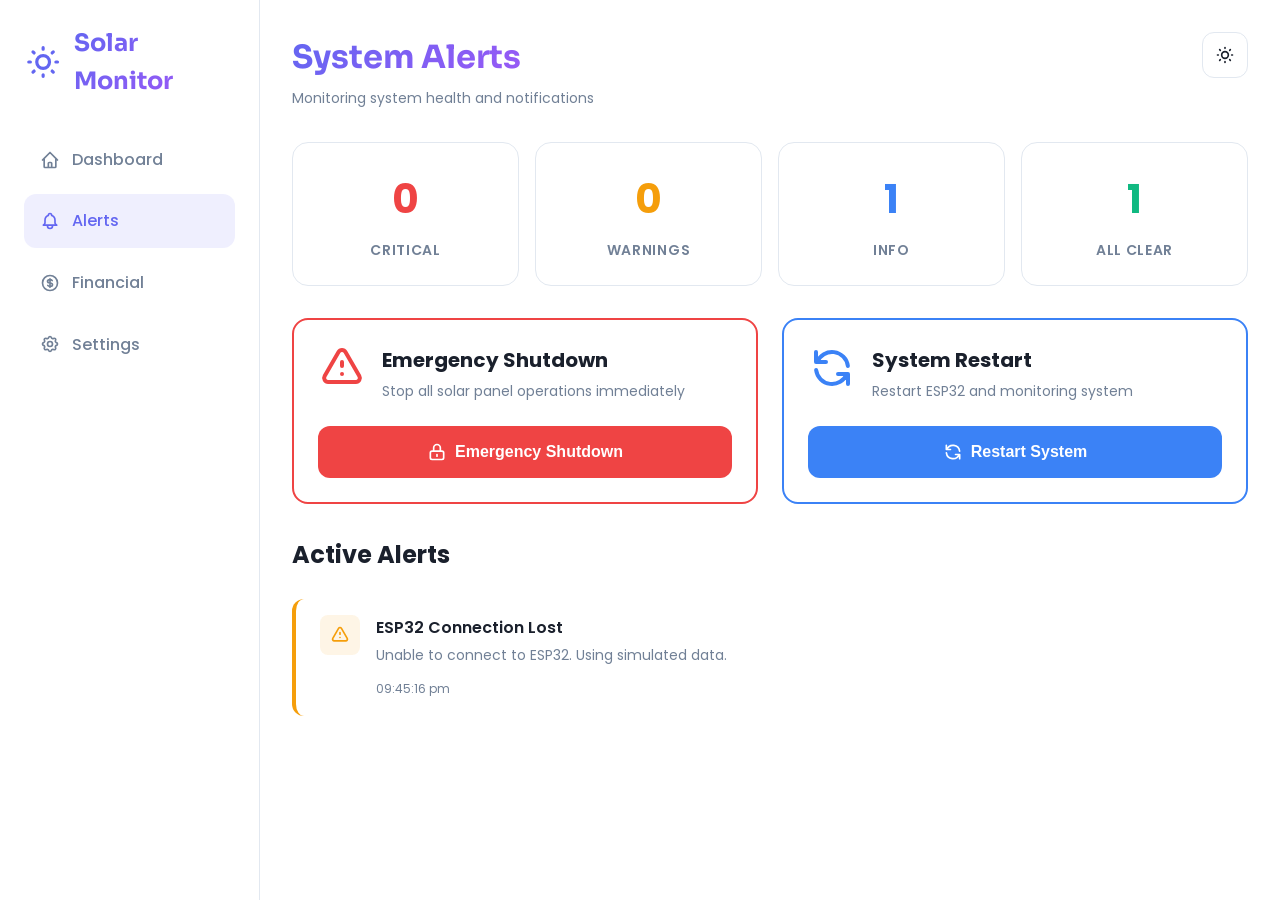
<file: alerts.html>
<!DOCTYPE html>
<html lang="en">
<head>
    <meta charset="UTF-8">
    <meta name="viewport" content="width=device-width, initial-scale=1.0">
    <title>Alerts - Solar Panel Monitoring</title>
    <link rel="preconnect" href="https://fonts.googleapis.com">
    <link rel="preconnect" href="https://fonts.gstatic.com" crossorigin>
    <link href="https://fonts.googleapis.com/css2?family=Poppins:wght@300;400;500;600;700&family=Sora:wght@300;400;500;600;700&family=Inter:wght@300;400;500;600;700&display=swap" rel="stylesheet">
    <link rel="stylesheet" href="css/style.css">
</head>
<body class="light-mode">
    <!-- Mobile Bottom Navigation -->
    <nav class="mobile-nav">
        <a href="index.html" class="nav-item">
            <svg class="icon" fill="none" stroke="currentColor" viewBox="0 0 24 24">
                <path stroke-linecap="round" stroke-linejoin="round" stroke-width="2" d="M3 12l2-2m0 0l7-7 7 7M5 10v10a1 1 0 001 1h3m10-11l2 2m-2-2v10a1 1 0 01-1 1h-3m-6 0a1 1 0 001-1v-4a1 1 0 011-1h2a1 1 0 011 1v4a1 1 0 001 1m-6 0h6"></path>
            </svg>
            <span>Dashboard</span>
        </a>
        <a href="alerts.html" class="nav-item active">
            <svg class="icon" fill="none" stroke="currentColor" viewBox="0 0 24 24">
                <path stroke-linecap="round" stroke-linejoin="round" stroke-width="2" d="M15 17h5l-1.405-1.405A2.032 2.032 0 0118 14.158V11a6.002 6.002 0 00-4-5.659V5a2 2 0 10-4 0v.341C7.67 6.165 6 8.388 6 11v3.159c0 .538-.214 1.055-.595 1.436L4 17h5m6 0v1a3 3 0 11-6 0v-1m6 0H9"></path>
            </svg>
            <span>Alerts</span>
        </a>
        <a href="financial.html" class="nav-item">
            <svg class="icon" fill="none" stroke="currentColor" viewBox="0 0 24 24">
                <path stroke-linecap="round" stroke-linejoin="round" stroke-width="2" d="M12 8c-1.657 0-3 .895-3 2s1.343 2 3 2 3 .895 3 2-1.343 2-3 2m0-8c1.11 0 2.08.402 2.599 1M12 8V7m0 1v8m0 0v1m0-1c-1.11 0-2.08-.402-2.599-1M21 12a9 9 0 11-18 0 9 9 0 0118 0z"></path>
            </svg>
            <span>Financial</span>
        </a>
        <a href="settings.html" class="nav-item">
            <svg class="icon" fill="none" stroke="currentColor" viewBox="0 0 24 24">
                <path stroke-linecap="round" stroke-linejoin="round" stroke-width="2" d="M10.325 4.317c.426-1.756 2.924-1.756 3.35 0a1.724 1.724 0 002.573 1.066c1.543-.94 3.31.826 2.37 2.37a1.724 1.724 0 001.065 2.572c1.756.426 1.756 2.924 0 3.35a1.724 1.724 0 00-1.066 2.573c.94 1.543-.826 3.31-2.37 2.37a1.724 1.724 0 00-2.572 1.065c-.426 1.756-2.924 1.756-3.35 0a1.724 1.724 0 00-2.573-1.066c-1.543.94-3.31-.826-2.37-2.37a1.724 1.724 0 00-1.065-2.572c-1.756-.426-1.756-2.924 0-3.35a1.724 1.724 0 001.066-2.573c-.94-1.543.826-3.31 2.37-2.37.996.608 2.296.07 2.572-1.065z"></path>
                <path stroke-linecap="round" stroke-linejoin="round" stroke-width="2" d="M15 12a3 3 0 11-6 0 3 3 0 016 0z"></path>
            </svg>
            <span>Settings</span>
        </a>
    </nav>

    <!-- Desktop Sidebar -->
    <aside class="desktop-sidebar">
        <div class="sidebar-header">
            <svg class="logo-icon" fill="none" stroke="currentColor" viewBox="0 0 24 24">
                <path stroke-linecap="round" stroke-linejoin="round" stroke-width="2" d="M12 3v1m0 16v1m9-9h-1M4 12H3m15.364 6.364l-.707-.707M6.343 6.343l-.707-.707m12.728 0l-.707.707M6.343 17.657l-.707.707M16 12a4 4 0 11-8 0 4 4 0 018 0z"></path>
            </svg>
            <h1 class="logo-text">Solar Monitor</h1>
        </div>
        
        <nav class="sidebar-nav">
            <a href="index.html" class="sidebar-item">
                <svg class="icon" fill="none" stroke="currentColor" viewBox="0 0 24 24">
                    <path stroke-linecap="round" stroke-linejoin="round" stroke-width="2" d="M3 12l2-2m0 0l7-7 7 7M5 10v10a1 1 0 001 1h3m10-11l2 2m-2-2v10a1 1 0 01-1 1h-3m-6 0a1 1 0 001-1v-4a1 1 0 011-1h2a1 1 0 011 1v4a1 1 0 001 1m-6 0h6"></path>
                </svg>
                <span>Dashboard</span>
            </a>
            <a href="alerts.html" class="sidebar-item active">
                <svg class="icon" fill="none" stroke="currentColor" viewBox="0 0 24 24">
                    <path stroke-linecap="round" stroke-linejoin="round" stroke-width="2" d="M15 17h5l-1.405-1.405A2.032 2.032 0 0118 14.158V11a6.002 6.002 0 00-4-5.659V5a2 2 0 10-4 0v.341C7.67 6.165 6 8.388 6 11v3.159c0 .538-.214 1.055-.595 1.436L4 17h5m6 0v1a3 3 0 11-6 0v-1m6 0H9"></path>
                </svg>
                <span>Alerts</span>
            </a>
            <a href="financial.html" class="sidebar-item">
                <svg class="icon" fill="none" stroke="currentColor" viewBox="0 0 24 24">
                    <path stroke-linecap="round" stroke-linejoin="round" stroke-width="2" d="M12 8c-1.657 0-3 .895-3 2s1.343 2 3 2 3 .895 3 2-1.343 2-3 2m0-8c1.11 0 2.08.402 2.599 1M12 8V7m0 1v8m0 0v1m0-1c-1.11 0-2.08-.402-2.599-1M21 12a9 9 0 11-18 0 9 9 0 0118 0z"></path>
                </svg>
                <span>Financial</span>
            </a>
            <a href="settings.html" class="sidebar-item">
                <svg class="icon" fill="none" stroke="currentColor" viewBox="0 0 24 24">
                    <path stroke-linecap="round" stroke-linejoin="round" stroke-width="2" d="M10.325 4.317c.426-1.756 2.924-1.756 3.35 0a1.724 1.724 0 002.573 1.066c1.543-.94 3.31.826 2.37 2.37a1.724 1.724 0 001.065 2.572c1.756.426 1.756 2.924 0 3.35a1.724 1.724 0 00-1.066 2.573c.94 1.543-.826 3.31-2.37 2.37a1.724 1.724 0 00-2.572 1.065c-.426 1.756-2.924 1.756-3.35 0a1.724 1.724 0 00-2.573-1.066c-1.543.94-3.31-.826-2.37-2.37a1.724 1.724 0 00-1.065-2.572c-1.756-.426-1.756-2.924 0-3.35a1.724 1.724 0 001.066-2.573c-.94-1.543.826-3.31 2.37-2.37.996.608 2.296.07 2.572-1.065z"></path>
                    <path stroke-linecap="round" stroke-linejoin="round" stroke-width="2" d="M15 12a3 3 0 11-6 0 3 3 0 016 0z"></path>
                </svg>
                <span>Settings</span>
            </a>
        </nav>
    </aside>

    <!-- Main Content -->
    <main class="main-content">
        <header class="page-header">
            <div>
                <h1 class="page-title">System Alerts</h1>
                <p class="page-subtitle">Monitoring system health and notifications</p>
            </div>
            <button class="theme-toggle" id="themeToggle">
                <svg class="sun-icon" fill="none" stroke="currentColor" viewBox="0 0 24 24">
                    <path stroke-linecap="round" stroke-linejoin="round" stroke-width="2" d="M12 3v1m0 16v1m9-9h-1M4 12H3m15.364 6.364l-.707-.707M6.343 6.343l-.707-.707m12.728 0l-.707.707M6.343 17.657l-.707.707M16 12a4 4 0 11-8 0 4 4 0 018 0z"></path>
                </svg>
                <svg class="moon-icon hidden" fill="none" stroke="currentColor" viewBox="0 0 24 24">
                    <path stroke-linecap="round" stroke-linejoin="round" stroke-width="2" d="M20.354 15.354A9 9 0 018.646 3.646 9.003 9.003 0 0012 21a9.003 9.003 0 008.354-5.646z"></path>
                </svg>
            </button>
        </header>

        <!-- Alert Summary -->
        <div class="alert-summary">
            <div class="summary-card critical">
                <div class="summary-number" id="criticalCount">0</div>
                <div class="summary-label">Critical</div>
            </div>
            <div class="summary-card warning">
                <div class="summary-number" id="warningCount">0</div>
                <div class="summary-label">Warnings</div>
            </div>
            <div class="summary-card info">
                <div class="summary-number" id="infoCount">0</div>
                <div class="summary-label">Info</div>
            </div>
            <div class="summary-card success">
                <div class="summary-number" id="successCount">0</div>
                <div class="summary-label">All Clear</div>
            </div>
        </div>

        <!-- Emergency Shutdown Section -->
        <div class="emergency-section">
            <div class="emergency-card">
                <div class="emergency-header">
                    <svg class="emergency-icon" fill="none" stroke="currentColor" viewBox="0 0 24 24">
                        <path stroke-linecap="round" stroke-linejoin="round" stroke-width="2" d="M12 9v2m0 4h.01m-6.938 4h13.856c1.54 0 2.502-1.667 1.732-3L13.732 4c-.77-1.333-2.694-1.333-3.464 0L3.34 16c-.77 1.333.192 3 1.732 3z"></path>
                    </svg>
                    <div>
                        <h3 class="emergency-title">Emergency Shutdown</h3>
                        <p class="emergency-desc">Stop all solar panel operations immediately</p>
                    </div>
                </div>
                <button class="emergency-button" id="emergencyShutdown">
                    <svg fill="none" stroke="currentColor" viewBox="0 0 24 24">
                        <path stroke-linecap="round" stroke-linejoin="round" stroke-width="2" d="M12 15v2m-6 4h12a2 2 0 002-2v-6a2 2 0 00-2-2H6a2 2 0 00-2 2v6a2 2 0 002 2zm10-10V7a4 4 0 00-8 0v4h8z"></path>
                    </svg>
                    Emergency Shutdown
                </button>
            </div>

            <div class="system-restart-card">
                <div class="restart-header">
                    <svg class="restart-icon" fill="none" stroke="currentColor" viewBox="0 0 24 24">
                        <path stroke-linecap="round" stroke-linejoin="round" stroke-width="2" d="M4 4v5h.582m15.356 2A8.001 8.001 0 004.582 9m0 0H9m11 11v-5h-.581m0 0a8.003 8.003 0 01-15.357-2m15.357 2H15"></path>
                    </svg>
                    <div>
                        <h3 class="restart-title">System Restart</h3>
                        <p class="restart-desc">Restart ESP32 and monitoring system</p>
                    </div>
                </div>
                <button class="restart-button" id="systemRestart">
                    <svg fill="none" stroke="currentColor" viewBox="0 0 24 24">
                        <path stroke-linecap="round" stroke-linejoin="round" stroke-width="2" d="M4 4v5h.582m15.356 2A8.001 8.001 0 004.582 9m0 0H9m11 11v-5h-.581m0 0a8.003 8.003 0 01-15.357-2m15.357 2H15"></path>
                    </svg>
                    Restart System
                </button>
            </div>
        </div>

        <!-- Active Alerts -->
        <div class="alerts-container">
            <h2 class="section-title">Active Alerts</h2>
            <div id="alertsList" class="alerts-list">
                <!-- Alerts will be dynamically added here -->
            </div>
        </div>

        <!-- Background Orbs (Dark Mode) -->
        <div class="orb orb-1"></div>
        <div class="orb orb-2"></div>
        <div class="orb orb-3"></div>
        <div class="sparkles" id="sparkles"></div>
    </main>

    <!-- Emergency Shutdown Modal -->
    <div class="modal" id="shutdownModal">
        <div class="modal-content">
            <h2 class="modal-title">⚠️ Emergency Shutdown Confirmation</h2>
            <p class="modal-text">Enter password to confirm emergency shutdown:</p>
            <input type="password" id="shutdownPassword" class="modal-input" placeholder="Enter password">
            <div class="modal-buttons">
                <button class="modal-btn cancel" id="cancelShutdown">Cancel</button>
                <button class="modal-btn confirm" id="confirmShutdown">Shutdown</button>
            </div>
        </div>
    </div>

    <!-- Restart Modal -->
    <div class="modal" id="restartModal">
        <div class="modal-content">
            <h2 class="modal-title">🔄 System Restart Confirmation</h2>
            <p class="modal-text">Enter password to confirm system restart:</p>
            <input type="password" id="restartPassword" class="modal-input" placeholder="Enter password">
            <div class="modal-buttons">
                <button class="modal-btn cancel" id="cancelRestart">Cancel</button>
                <button class="modal-btn confirm" id="confirmRestart">Restart</button>
            </div>
        </div>
    </div>

    <script src="js/esp32.js"></script>
    <script src="js/alerts.js"></script>
    <script src="js/script.js"></script>
</body>
</html>
</file>
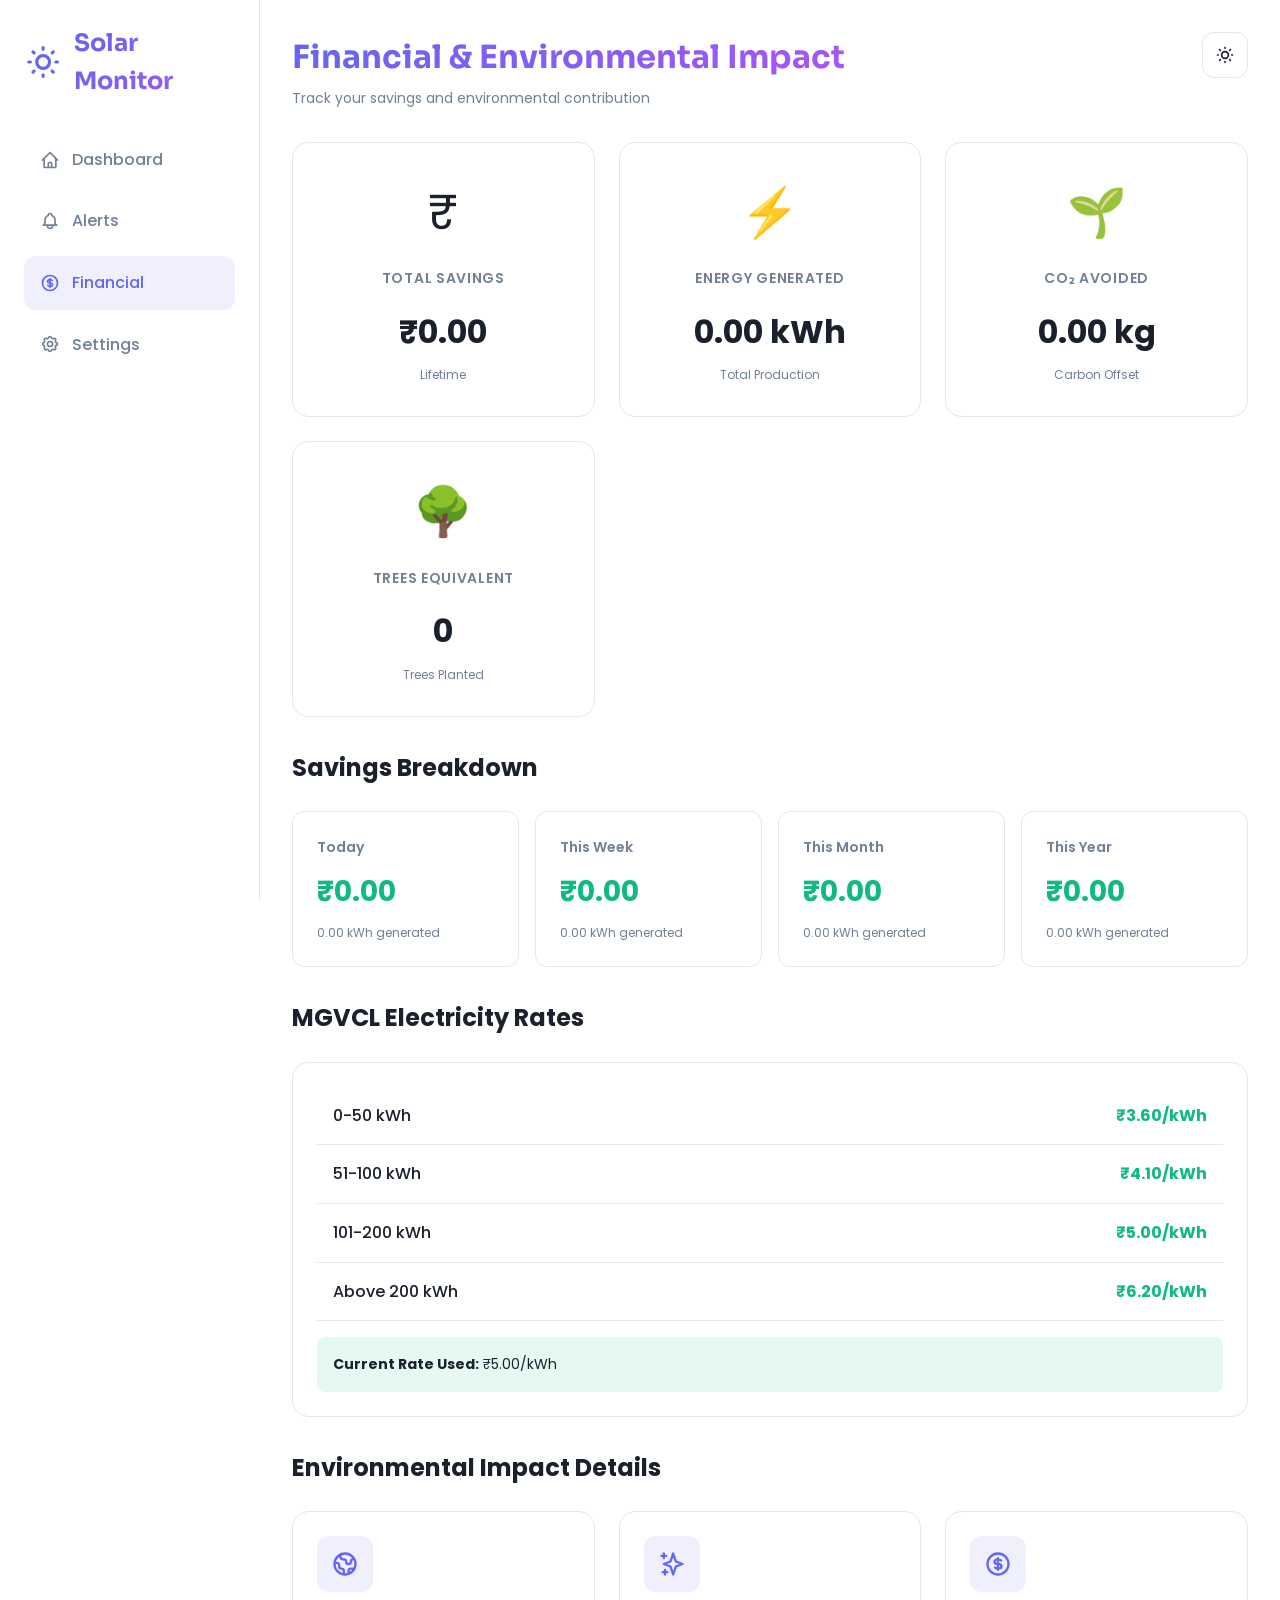
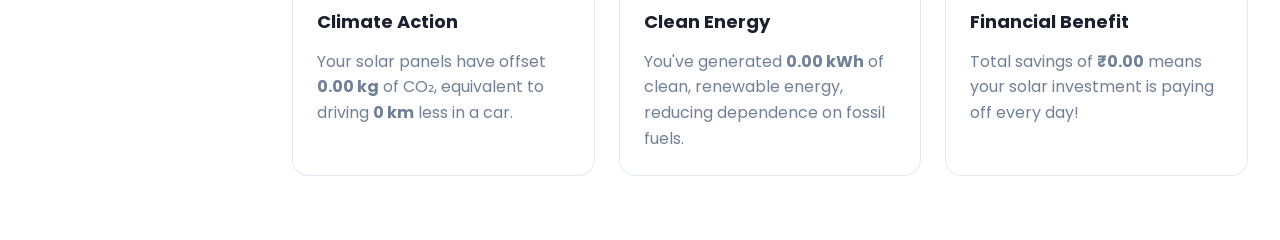
<file: financial.html>
<!DOCTYPE html>
<html lang="en">
<head>
    <meta charset="UTF-8">
    <meta name="viewport" content="width=device-width, initial-scale=1.0">
    <title>Financial & Environmental - Solar Panel Monitoring</title>
    <link rel="preconnect" href="https://fonts.googleapis.com">
    <link rel="preconnect" href="https://fonts.gstatic.com" crossorigin>
    <link href="https://fonts.googleapis.com/css2?family=Poppins:wght@300;400;500;600;700&family=Sora:wght@300;400;500;600;700&family=Inter:wght@300;400;500;600;700&display=swap" rel="stylesheet">
    <link rel="stylesheet" href="css/style.css">
</head>
<body class="light-mode">
    <!-- Mobile Bottom Navigation -->
    <nav class="mobile-nav">
        <a href="index.html" class="nav-item">
            <svg class="icon" fill="none" stroke="currentColor" viewBox="0 0 24 24">
                <path stroke-linecap="round" stroke-linejoin="round" stroke-width="2" d="M3 12l2-2m0 0l7-7 7 7M5 10v10a1 1 0 001 1h3m10-11l2 2m-2-2v10a1 1 0 01-1 1h-3m-6 0a1 1 0 001-1v-4a1 1 0 011-1h2a1 1 0 011 1v4a1 1 0 001 1m-6 0h6"></path>
            </svg>
            <span>Dashboard</span>
        </a>
        <a href="alerts.html" class="nav-item">
            <svg class="icon" fill="none" stroke="currentColor" viewBox="0 0 24 24">
                <path stroke-linecap="round" stroke-linejoin="round" stroke-width="2" d="M15 17h5l-1.405-1.405A2.032 2.032 0 0118 14.158V11a6.002 6.002 0 00-4-5.659V5a2 2 0 10-4 0v.341C7.67 6.165 6 8.388 6 11v3.159c0 .538-.214 1.055-.595 1.436L4 17h5m6 0v1a3 3 0 11-6 0v-1m6 0H9"></path>
            </svg>
            <span>Alerts</span>
        </a>
        <a href="financial.html" class="nav-item active">
            <svg class="icon" fill="none" stroke="currentColor" viewBox="0 0 24 24">
                <path stroke-linecap="round" stroke-linejoin="round" stroke-width="2" d="M12 8c-1.657 0-3 .895-3 2s1.343 2 3 2 3 .895 3 2-1.343 2-3 2m0-8c1.11 0 2.08.402 2.599 1M12 8V7m0 1v8m0 0v1m0-1c-1.11 0-2.08-.402-2.599-1M21 12a9 9 0 11-18 0 9 9 0 0118 0z"></path>
            </svg>
            <span>Financial</span>
        </a>
        <a href="settings.html" class="nav-item">
            <svg class="icon" fill="none" stroke="currentColor" viewBox="0 0 24 24">
                <path stroke-linecap="round" stroke-linejoin="round" stroke-width="2" d="M10.325 4.317c.426-1.756 2.924-1.756 3.50 0a1.724 1.724 0 002.573 1.066c1.543-.94 3.31.826 2.37 2.37a1.724 1.724 0 001.065 2.572c1.756.426 1.756 2.924 0 3.35a1.724 1.724 0 00-1.066 2.573c.94 1.543-.826 3.31-2.37 2.37a1.724 1.724 0 00-2.572 1.065c-.426 1.756-2.924 1.756-3.35 0a1.724 1.724 0 00-2.573-1.066c-1.543.94-3.31-.826-2.37-2.37a1.724 1.724 0 00-1.065-2.572c-1.756-.426-1.756-2.924 0-3.35a1.724 1.724 0 001.066-2.573c-.94-1.543.826-3.31 2.37-2.37.996.608 2.296.07 2.572-1.065z"></path>
                <path stroke-linecap="round" stroke-linejoin="round" stroke-width="2" d="M15 12a3 3 0 11-6 0 3 3 0 016 0z"></path>
            </svg>
            <span>Settings</span>
        </a>
    </nav>

    <!-- Desktop Sidebar -->
    <aside class="desktop-sidebar">
        <div class="sidebar-header">
            <svg class="logo-icon" fill="none" stroke="currentColor" viewBox="0 0 24 24">
                <path stroke-linecap="round" stroke-linejoin="round" stroke-width="2" d="M12 3v1m0 16v1m9-9h-1M4 12H3m15.364 6.364l-.707-.707M6.343 6.343l-.707-.707m12.728 0l-.707.707M6.343 17.657l-.707.707M16 12a4 4 0 11-8 0 4 4 0 018 0z"></path>
            </svg>
            <h1 class="logo-text">Solar Monitor</h1>
        </div>
        
        <nav class="sidebar-nav">
            <a href="index.html" class="sidebar-item">
                <svg class="icon" fill="none" stroke="currentColor" viewBox="0 0 24 24">
                    <path stroke-linecap="round" stroke-linejoin="round" stroke-width="2" d="M3 12l2-2m0 0l7-7 7 7M5 10v10a1 1 0 001 1h3m10-11l2 2m-2-2v10a1 1 0 01-1 1h-3m-6 0a1 1 0 001-1v-4a1 1 0 011-1h2a1 1 0 011 1v4a1 1 0 001 1m-6 0h6"></path>
                </svg>
                <span>Dashboard</span>
            </a>
            <a href="alerts.html" class="sidebar-item">
                <svg class="icon" fill="none" stroke="currentColor" viewBox="0 0 24 24">
                    <path stroke-linecap="round" stroke-linejoin="round" stroke-width="2" d="M15 17h5l-1.405-1.405A2.032 2.032 0 0118 14.158V11a6.002 6.002 0 00-4-5.659V5a2 2 0 10-4 0v.341C7.67 6.165 6 8.388 6 11v3.159c0 .538-.214 1.055-.595 1.436L4 17h5m6 0v1a3 3 0 11-6 0v-1m6 0H9"></path>
                </svg>
                <span>Alerts</span>
            </a>
            <a href="financial.html" class="sidebar-item active">
                <svg class="icon" fill="none" stroke="currentColor" viewBox="0 0 24 24">
                    <path stroke-linecap="round" stroke-linejoin="round" stroke-width="2" d="M12 8c-1.657 0-3 .895-3 2s1.343 2 3 2 3 .895 3 2-1.343 2-3 2m0-8c1.11 0 2.08.402 2.599 1M12 8V7m0 1v8m0 0v1m0-1c-1.11 0-2.08-.402-2.599-1M21 12a9 9 0 11-18 0 9 9 0 0118 0z"></path>
                </svg>
                <span>Financial</span>
            </a>
            <a href="settings.html" class="sidebar-item">
                <svg class="icon" fill="none" stroke="currentColor" viewBox="0 0 24 24">
                    <path stroke-linecap="round" stroke-linejoin="round" stroke-width="2" d="M10.325 4.317c.426-1.756 2.924-1.756 3.35 0a1.724 1.724 0 002.573 1.066c1.543-.94 3.31.826 2.37 2.37a1.724 1.724 0 001.065 2.572c1.756.426 1.756 2.924 0 3.35a1.724 1.724 0 00-1.066 2.573c.94 1.543-.826 3.31-2.37 2.37a1.724 1.724 0 00-2.572 1.065c-.426 1.756-2.924 1.756-3.35 0a1.724 1.724 0 00-2.573-1.066c-1.543.94-3.31-.826-2.37-2.37a1.724 1.724 0 00-1.065-2.572c-1.756-.426-1.756-2.924 0-3.35a1.724 1.724 0 001.066-2.573c-.94-1.543.826-3.31 2.37-2.37.996.608 2.296.07 2.572-1.065z"></path>
                    <path stroke-linecap="round" stroke-linejoin="round" stroke-width="2" d="M15 12a3 3 0 11-6 0 3 3 0 016 0z"></path>
                </svg>
                <span>Settings</span>
            </a>
        </nav>
    </aside>

    <!-- Main Content -->
    <main class="main-content">
        <header class="page-header">
            <div>
                <h1 class="page-title">Financial & Environmental Impact</h1>
                <p class="page-subtitle">Track your savings and environmental contribution</p>
            </div>
            <button class="theme-toggle" id="themeToggle">
                <svg class="sun-icon" fill="none" stroke="currentColor" viewBox="0 0 24 24">
                    <path stroke-linecap="round" stroke-linejoin="round" stroke-width="2" d="M12 3v1m0 16v1m9-9h-1M4 12H3m15.364 6.364l-.707-.707M6.343 6.343l-.707-.707m12.728 0l-.707.707M6.343 17.657l-.707.707M16 12a4 4 0 11-8 0 4 4 0 018 0z"></path>
                </svg>
                <svg class="moon-icon hidden" fill="none" stroke="currentColor" viewBox="0 0 24 24">
                    <path stroke-linecap="round" stroke-linejoin="round" stroke-width="2" d="M20.354 15.354A9 9 0 018.646 3.646 9.003 9.003 0 0012 21a9.003 9.003 0 008.354-5.646z"></path>
                </svg>
            </button>
        </header>

        <!-- Financial Summary Cards -->
        <div class="financial-grid">
            <div class="financial-card money">
                <div class="financial-icon">₹</div>
                <h3 class="financial-title">Total Savings</h3>
                <div class="financial-value" id="totalSavings">₹0.00</div>
                <div class="financial-subtitle">Lifetime</div>
            </div>

            <div class="financial-card energy">
                <div class="financial-icon">⚡</div>
                <h3 class="financial-title">Energy Generated</h3>
                <div class="financial-value" id="totalEnergy">0 kWh</div>
                <div class="financial-subtitle">Total Production</div>
            </div>

            <div class="financial-card co2">
                <div class="financial-icon">🌱</div>
                <h3 class="financial-title">CO₂ Avoided</h3>
                <div class="financial-value" id="co2Saved">0 kg</div>
                <div class="financial-subtitle">Carbon Offset</div>
            </div>

            <div class="financial-card trees">
                <div class="financial-icon">🌳</div>
                <h3 class="financial-title">Trees Equivalent</h3>
                <div class="financial-value" id="treesEquiv">0</div>
                <div class="financial-subtitle">Trees Planted</div>
            </div>
        </div>

        <!-- Period Breakdown -->
        <div class="period-section">
            <h2 class="section-title">Savings Breakdown</h2>
            <div class="period-grid">
                <div class="period-card">
                    <h4 class="period-title">Today</h4>
                    <div class="period-amount" id="todaySavings">₹0.00</div>
                    <div class="period-detail"><span id="todayKwh">0</span> kWh generated</div>
                </div>
                <div class="period-card">
                    <h4 class="period-title">This Week</h4>
                    <div class="period-amount" id="weekSavings">₹0.00</div>
                    <div class="period-detail"><span id="weekKwh">0</span> kWh generated</div>
                </div>
                <div class="period-card">
                    <h4 class="period-title">This Month</h4>
                    <div class="period-amount" id="monthSavings">₹0.00</div>
                    <div class="period-detail"><span id="monthKwh">0</span> kWh generated</div>
                </div>
                <div class="period-card">
                    <h4 class="period-title">This Year</h4>
                    <div class="period-amount" id="yearSavings">₹0.00</div>
                    <div class="period-detail"><span id="yearKwh">0</span> kWh generated</div>
                </div>
            </div>
        </div>

        <!-- Electricity Rates -->
        <div class="rates-section">
            <h2 class="section-title">MGVCL Electricity Rates</h2>
            <div class="rates-card">
                <div class="rate-item">
                    <span class="rate-label">0-50 kWh</span>
                    <span class="rate-value">₹3.60/kWh</span>
                </div>
                <div class="rate-item">
                    <span class="rate-label">51-100 kWh</span>
                    <span class="rate-value">₹4.10/kWh</span>
                </div>
                <div class="rate-item">
                    <span class="rate-label">101-200 kWh</span>
                    <span class="rate-value">₹5.00/kWh</span>
                </div>
                <div class="rate-item">
                    <span class="rate-label">Above 200 kWh</span>
                    <span class="rate-value">₹6.20/kWh</span>
                </div>
                <div class="rate-note">
                    <strong>Current Rate Used:</strong> ₹<span id="currentRate">5.00</span>/kWh
                </div>
            </div>
        </div>

        <!-- Environmental Impact Details -->
        <div class="impact-section">
            <h2 class="section-title">Environmental Impact Details</h2>
            <div class="impact-grid">
                <div class="impact-card">
                    <div class="impact-icon-wrapper">
                        <svg class="impact-icon" fill="none" stroke="currentColor" viewBox="0 0 24 24">
                            <path stroke-linecap="round" stroke-linejoin="round" stroke-width="2" d="M3.055 11H5a2 2 0 012 2v1a2 2 0 002 2 2 2 0 012 2v2.945M8 3.935V5.5A2.5 2.5 0 0010.5 8h.5a2 2 0 012 2 2 2 0 104 0 2 2 0 012-2h1.064M15 20.488V18a2 2 0 012-2h3.064M21 12a9 9 0 11-18 0 9 9 0 0118 0z"></path>
                        </svg>
                    </div>
                    <h4 class="impact-title">Climate Action</h4>
                    <p class="impact-desc">Your solar panels have offset <strong id="climateImpact">0 kg</strong> of CO₂, equivalent to driving <strong id="kmEquiv">0 km</strong> less in a car.</p>
                </div>
                
                <div class="impact-card">
                    <div class="impact-icon-wrapper">
                        <svg class="impact-icon" fill="none" stroke="currentColor" viewBox="0 0 24 24">
                            <path stroke-linecap="round" stroke-linejoin="round" stroke-width="2" d="M5 3v4M3 5h4M6 17v4m-2-2h4m5-16l2.286 6.857L21 12l-5.714 2.143L13 21l-2.286-6.857L5 12l5.714-2.143L13 3z"></path>
                        </svg>
                    </div>
                    <h4 class="impact-title">Clean Energy</h4>
                    <p class="impact-desc">You've generated <strong id="cleanEnergy">0 kWh</strong> of clean, renewable energy, reducing dependence on fossil fuels.</p>
                </div>
                
                <div class="impact-card">
                    <div class="impact-icon-wrapper">
                        <svg class="impact-icon" fill="none" stroke="currentColor" viewBox="0 0 24 24">
                            <path stroke-linecap="round" stroke-linejoin="round" stroke-width="2" d="M12 8c-1.657 0-3 .895-3 2s1.343 2 3 2 3 .895 3 2-1.343 2-3 2m0-8c1.11 0 2.08.402 2.599 1M12 8V7m0 1v8m0 0v1m0-1c-1.11 0-2.08-.402-2.599-1M21 12a9 9 0 11-18 0 9 9 0 0118 0z"></path>
                        </svg>
                    </div>
                    <h4 class="impact-title">Financial Benefit</h4>
                    <p class="impact-desc">Total savings of <strong id="financialBenefit">₹0</strong> means your solar investment is paying off every day!</p>
                </div>
            </div>
        </div>

        <!-- Background Orbs (Dark Mode) -->
        <div class="orb orb-1"></div>
        <div class="orb orb-2"></div>
        <div class="orb orb-3"></div>
        <div class="sparkles" id="sparkles"></div>
    </main>

    <script src="js/esp32.js"></script>
    <script src="js/financial.js"></script>
    <script src="js/script.js"></script>
</body>
</html>
</file>
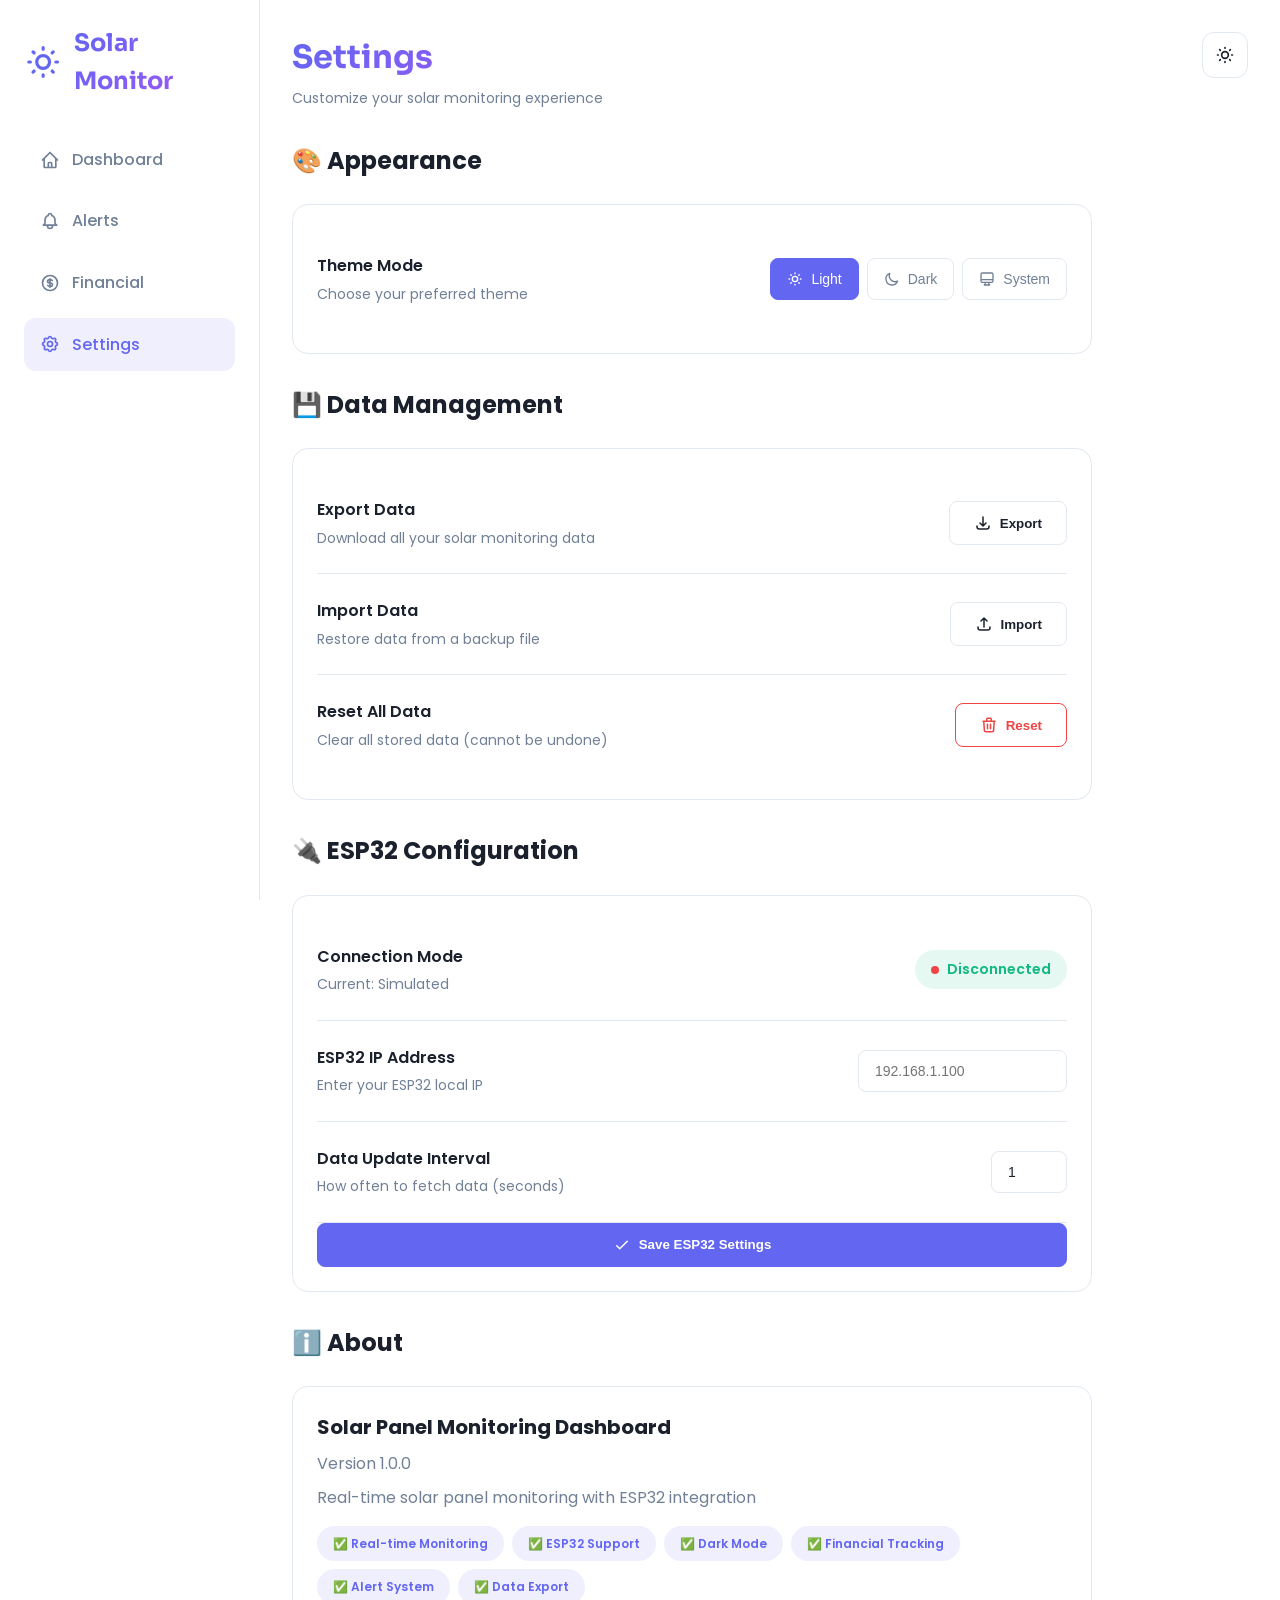
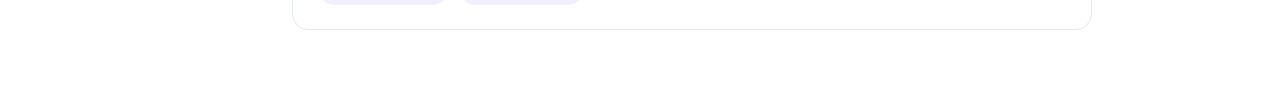
<file: settings.html>
<!DOCTYPE html>
<html lang="en">
<head>
    <meta charset="UTF-8">
    <meta name="viewport" content="width=device-width, initial-scale=1.0">
    <title>Settings - Solar Panel Monitoring</title>
    <link rel="preconnect" href="https://fonts.googleapis.com">
    <link rel="preconnect" href="https://fonts.gstatic.com" crossorigin>
    <link href="https://fonts.googleapis.com/css2?family=Poppins:wght@300;400;500;600;700&family=Sora:wght@300;400;500;600;700&family=Inter:wght@300;400;500;600;700&display=swap" rel="stylesheet">
    <link rel="stylesheet" href="css/style.css">
</head>
<body class="light-mode">
    <!-- Mobile Bottom Navigation -->
    <nav class="mobile-nav">
        <a href="index.html" class="nav-item">
            <svg class="icon" fill="none" stroke="currentColor" viewBox="0 0 24 24">
                <path stroke-linecap="round" stroke-linejoin="round" stroke-width="2" d="M3 12l2-2m0 0l7-7 7 7M5 10v10a1 1 0 001 1h3m10-11l2 2m-2-2v10a1 1 0 01-1 1h-3m-6 0a1 1 0 001-1v-4a1 1 0 011-1h2a1 1 0 011 1v4a1 1 0 001 1m-6 0h6"></path>
            </svg>
            <span>Dashboard</span>
        </a>
        <a href="alerts.html" class="nav-item">
            <svg class="icon" fill="none" stroke="currentColor" viewBox="0 0 24 24">
                <path stroke-linecap="round" stroke-linejoin="round" stroke-width="2" d="M15 17h5l-1.405-1.405A2.032 2.032 0 0118 14.158V11a6.002 6.002 0 00-4-5.659V5a2 2 0 10-4 0v.341C7.67 6.165 6 8.388 6 11v3.159c0 .538-.214 1.055-.595 1.436L4 17h5m6 0v1a3 3 0 11-6 0v-1m6 0H9"></path>
            </svg>
            <span>Alerts</span>
        </a>
        <a href="financial.html" class="nav-item">
            <svg class="icon" fill="none" stroke="currentColor" viewBox="0 0 24 24">
                <path stroke-linecap="round" stroke-linejoin="round" stroke-width="2" d="M12 8c-1.657 0-3 .895-3 2s1.343 2 3 2 3 .895 3 2-1.343 2-3 2m0-8c1.11 0 2.08.402 2.599 1M12 8V7m0 1v8m0 0v1m0-1c-1.11 0-2.08-.402-2.599-1M21 12a9 9 0 11-18 0 9 9 0 0118 0z"></path>
            </svg>
            <span>Financial</span>
        </a>
        <a href="settings.html" class="nav-item active">
            <svg class="icon" fill="none" stroke="currentColor" viewBox="0 0 24 24">
                <path stroke-linecap="round" stroke-linejoin="round" stroke-width="2" d="M10.325 4.317c.426-1.756 2.924-1.756 3.35 0a1.724 1.724 0 002.573 1.066c1.543-.94 3.31.826 2.37 2.37a1.724 1.724 0 001.065 2.572c1.756.426 1.756 2.924 0 3.35a1.724 1.724 0 00-1.066 2.573c.94 1.543-.826 3.31-2.37 2.37a1.724 1.724 0 00-2.572 1.065c-.426 1.756-2.924 1.756-3.35 0a1.724 1.724 0 00-2.573-1.066c-1.543.94-3.31-.826-2.37-2.37a1.724 1.724 0 00-1.065-2.572c-1.756-.426-1.756-2.924 0-3.35a1.724 1.724 0 001.066-2.573c-.94-1.543.826-3.31 2.37-2.37.996.608 2.296.07 2.572-1.065z"></path>
                <path stroke-linecap="round" stroke-linejoin="round" stroke-width="2" d="M15 12a3 3 0 11-6 0 3 3 0 016 0z"></path>
            </svg>
            <span>Settings</span>
        </a>
    </nav>

    <!-- Desktop Sidebar -->
    <aside class="desktop-sidebar">
        <div class="sidebar-header">
            <svg class="logo-icon" fill="none" stroke="currentColor" viewBox="0 0 24 24">
                <path stroke-linecap="round" stroke-linejoin="round" stroke-width="2" d="M12 3v1m0 16v1m9-9h-1M4 12H3m15.364 6.364l-.707-.707M6.343 6.343l-.707-.707m12.728 0l-.707.707M6.343 17.657l-.707.707M16 12a4 4 0 11-8 0 4 4 0 018 0z"></path>
            </svg>
            <h1 class="logo-text">Solar Monitor</h1>
        </div>
        
        <nav class="sidebar-nav">
            <a href="index.html" class="sidebar-item">
                <svg class="icon" fill="none" stroke="currentColor" viewBox="0 0 24 24">
                    <path stroke-linecap="round" stroke-linejoin="round" stroke-width="2" d="M3 12l2-2m0 0l7-7 7 7M5 10v10a1 1 0 001 1h3m10-11l2 2m-2-2v10a1 1 0 01-1 1h-3m-6 0a1 1 0 001-1v-4a1 1 0 011-1h2a1 1 0 011 1v4a1 1 0 001 1m-6 0h6"></path>
                </svg>
                <span>Dashboard</span>
            </a>
            <a href="alerts.html" class="sidebar-item">
                <svg class="icon" fill="none" stroke="currentColor" viewBox="0 0 24 24">
                    <path stroke-linecap="round" stroke-linejoin="round" stroke-width="2" d="M15 17h5l-1.405-1.405A2.032 2.032 0 0118 14.158V11a6.002 6.002 0 00-4-5.659V5a2 2 0 10-4 0v.341C7.67 6.165 6 8.388 6 11v3.159c0 .538-.214 1.055-.595 1.436L4 17h5m6 0v1a3 3 0 11-6 0v-1m6 0H9"></path>
                </svg>
                <span>Alerts</span>
            </a>
            <a href="financial.html" class="sidebar-item">
                <svg class="icon" fill="none" stroke="currentColor" viewBox="0 0 24 24">
                    <path stroke-linecap="round" stroke-linejoin="round" stroke-width="2" d="M12 8c-1.657 0-3 .895-3 2s1.343 2 3 2 3 .895 3 2-1.343 2-3 2m0-8c1.11 0 2.08.402 2.599 1M12 8V7m0 1v8m0 0v1m0-1c-1.11 0-2.08-.402-2.599-1M21 12a9 9 0 11-18 0 9 9 0 0118 0z"></path>
                </svg>
                <span>Financial</span>
            </a>
            <a href="settings.html" class="sidebar-item active">
                <svg class="icon" fill="none" stroke="currentColor" viewBox="0 0 24 24">
                    <path stroke-linecap="round" stroke-linejoin="round" stroke-width="2" d="M10.325 4.317c.426-1.756 2.924-1.756 3.35 0a1.724 1.724 0 002.573 1.066c1.543-.94 3.31.826 2.37 2.37a1.724 1.724 0 001.065 2.572c1.756.426 1.756 2.924 0 3.35a1.724 1.724 0 00-1.066 2.573c.94 1.543-.826 3.31-2.37 2.37a1.724 1.724 0 00-2.572 1.065c-.426 1.756-2.924 1.756-3.35 0a1.724 1.724 0 00-2.573-1.066c-1.543.94-3.31-.826-2.37-2.37a1.724 1.724 0 00-1.065-2.572c-1.756-.426-1.756-2.924 0-3.35a1.724 1.724 0 001.066-2.573c-.94-1.543.826-3.31 2.37-2.37.996.608 2.296.07 2.572-1.065z"></path>
                    <path stroke-linecap="round" stroke-linejoin="round" stroke-width="2" d="M15 12a3 3 0 11-6 0 3 3 0 016 0z"></path>
                </svg>
                <span>Settings</span>
            </a>
        </nav>
    </aside>

    <!-- Main Content -->
    <main class="main-content">
        <header class="page-header">
            <div>
                <h1 class="page-title">Settings</h1>
                <p class="page-subtitle">Customize your solar monitoring experience</p>
            </div>
            <button class="theme-toggle" id="themeToggle">
                <svg class="sun-icon" fill="none" stroke="currentColor" viewBox="0 0 24 24">
                    <path stroke-linecap="round" stroke-linejoin="round" stroke-width="2" d="M12 3v1m0 16v1m9-9h-1M4 12H3m15.364 6.364l-.707-.707M6.343 6.343l-.707-.707m12.728 0l-.707.707M6.343 17.657l-.707.707M16 12a4 4 0 11-8 0 4 4 0 018 0z"></path>
                </svg>
                <svg class="moon-icon hidden" fill="none" stroke="currentColor" viewBox="0 0 24 24">
                    <path stroke-linecap="round" stroke-linejoin="round" stroke-width="2" d="M20.354 15.354A9 9 0 018.646 3.646 9.003 9.003 0 0012 21a9.003 9.003 0 008.354-5.646z"></path>
                </svg>
            </button>
        </header>

        <!-- Settings Sections -->
        <div class="settings-container">
            <!-- Theme Settings -->
            <div class="settings-section">
                <h2 class="section-title">🎨 Appearance</h2>
                <div class="settings-card">
                    <div class="setting-item">
                        <div class="setting-info">
                            <h3 class="setting-title">Theme Mode</h3>
                            <p class="setting-desc">Choose your preferred theme</p>
                        </div>
                        <div class="theme-selector">
                            <button class="theme-btn active" data-theme="light">
                                <svg fill="none" stroke="currentColor" viewBox="0 0 24 24">
                                    <path stroke-linecap="round" stroke-linejoin="round" stroke-width="2" d="M12 3v1m0 16v1m9-9h-1M4 12H3m15.364 6.364l-.707-.707M6.343 6.343l-.707-.707m12.728 0l-.707.707M6.343 17.657l-.707.707M16 12a4 4 0 11-8 0 4 4 0 018 0z"></path>
                                </svg>
                                Light
                            </button>
                            <button class="theme-btn" data-theme="dark">
                                <svg fill="none" stroke="currentColor" viewBox="0 0 24 24">
                                    <path stroke-linecap="round" stroke-linejoin="round" stroke-width="2" d="M20.354 15.354A9 9 0 018.646 3.646 9.003 9.003 0 0012 21a9.003 9.003 0 008.354-5.646z"></path>
                                </svg>
                                Dark
                            </button>
                            <button class="theme-btn" data-theme="system">
                                <svg fill="none" stroke="currentColor" viewBox="0 0 24 24">
                                    <path stroke-linecap="round" stroke-linejoin="round" stroke-width="2" d="M9.75 17L9 20l-1 1h8l-1-1-.75-3M3 13h18M5 17h14a2 2 0 002-2V5a2 2 0 00-2-2H5a2 2 0 00-2 2v10a2 2 0 002 2z"></path>
                                </svg>
                                System
                            </button>
                        </div>
                    </div>
                </div>
            </div>

            <!-- Data Management -->
            <div class="settings-section">
                <h2 class="section-title">💾 Data Management</h2>
                <div class="settings-card">
                    <div class="setting-item">
                        <div class="setting-info">
                            <h3 class="setting-title">Export Data</h3>
                            <p class="setting-desc">Download all your solar monitoring data</p>
                        </div>
                        <button class="action-btn" id="exportData">
                            <svg fill="none" stroke="currentColor" viewBox="0 0 24 24">
                                <path stroke-linecap="round" stroke-linejoin="round" stroke-width="2" d="M4 16v1a3 3 0 003 3h10a3 3 0 003-3v-1m-4-4l-4 4m0 0l-4-4m4 4V4"></path>
                            </svg>
                            Export
                        </button>
                    </div>
                    <div class="setting-item">
                        <div class="setting-info">
                            <h3 class="setting-title">Import Data</h3>
                            <p class="setting-desc">Restore data from a backup file</p>
                        </div>
                        <button class="action-btn" id="importData">
                            <svg fill="none" stroke="currentColor" viewBox="0 0 24 24">
                                <path stroke-linecap="round" stroke-linejoin="round" stroke-width="2" d="M4 16v1a3 3 0 003 3h10a3 3 0 003-3v-1m-4-8l-4-4m0 0L8 8m4-4v12"></path>
                            </svg>
                            Import
                        </button>
                        <input type="file" id="importFile" accept=".json" style="display: none;">
                    </div>
                    <div class="setting-item">
                        <div class="setting-info">
                            <h3 class="setting-title">Reset All Data</h3>
                            <p class="setting-desc">Clear all stored data (cannot be undone)</p>
                        </div>
                        <button class="action-btn danger" id="resetData">
                            <svg fill="none" stroke="currentColor" viewBox="0 0 24 24">
                                <path stroke-linecap="round" stroke-linejoin="round" stroke-width="2" d="M19 7l-.867 12.142A2 2 0 0116.138 21H7.862a2 2 0 01-1.995-1.858L5 7m5 4v6m4-6v6m1-10V4a1 1 0 00-1-1h-4a1 1 0 00-1 1v3M4 7h16"></path>
                            </svg>
                            Reset
                        </button>
                    </div>
                </div>
            </div>

            <!-- ESP32 Configuration -->
            <div class="settings-section">
                <h2 class="section-title">🔌 ESP32 Configuration</h2>
                <div class="settings-card">
                    <div class="setting-item">
                        <div class="setting-info">
                            <h3 class="setting-title">Connection Mode</h3>
                            <p class="setting-desc">Current: <span id="connectionMode">Simulated</span></p>
                        </div>
                        <div class="connection-badge" id="esp32Badge">
                            <span class="badge-dot"></span>
                            <span id="esp32Status">Disconnected</span>
                        </div>
                    </div>
                    <div class="setting-item">
                        <div class="setting-info">
                            <h3 class="setting-title">ESP32 IP Address</h3>
                            <p class="setting-desc">Enter your ESP32 local IP</p>
                        </div>
                        <input type="text" class="settings-input" id="esp32IP" placeholder="192.168.1.100" value="">
                    </div>
                    <div class="setting-item">
                        <div class="setting-info">
                            <h3 class="setting-title">Data Update Interval</h3>
                            <p class="setting-desc">How often to fetch data (seconds)</p>
                        </div>
                        <input type="number" class="settings-input" id="updateInterval" min="1" max="60" value="1">
                    </div>
                    <button class="action-btn primary full-width" id="saveESP32">
                        <svg fill="none" stroke="currentColor" viewBox="0 0 24 24">
                            <path stroke-linecap="round" stroke-linejoin="round" stroke-width="2" d="M5 13l4 4L19 7"></path>
                        </svg>
                        Save ESP32 Settings
                    </button>
                </div>
            </div>

            <!-- About -->
            <div class="settings-section">
                <h2 class="section-title">ℹ️ About</h2>
                <div class="settings-card">
                    <div class="about-info">
                        <h3>Solar Panel Monitoring Dashboard</h3>
                        <p>Version 1.0.0</p>
                        <p>Real-time solar panel monitoring with ESP32 integration</p>
                        <div class="about-features">
                            <div class="feature-badge">✅ Real-time Monitoring</div>
                            <div class="feature-badge">✅ ESP32 Support</div>
                            <div class="feature-badge">✅ Dark Mode</div>
                            <div class="feature-badge">✅ Financial Tracking</div>
                            <div class="feature-badge">✅ Alert System</div>
                            <div class="feature-badge">✅ Data Export</div>
                        </div>
                    </div>
                </div>
            </div>
        </div>

        <!-- Background Orbs (Dark Mode) -->
        <div class="orb orb-1"></div>
        <div class="orb orb-2"></div>
        <div class="orb orb-3"></div>
        <div class="sparkles" id="sparkles"></div>
    </main>

    <script src="js/esp32.js"></script>
    <script src="js/settings.js"></script>
    <script src="js/script.js"></script>
</body>
</html>
</file>
<file: css/style.css>
/* ===================================
   SOLAR PANEL MONITORING DASHBOARD
   Complete CSS Stylesheet
   =================================== */

/* Reset & Base Styles */
* {
    margin: 0;
    padding: 0;
    box-sizing: border-box;
}

:root {
    /* Light Mode Colors */
    --bg-primary: linear-gradient(135deg, #667eea 0%, #764ba2 100%);
    --bg-secondary: #ffffff;
    --bg-card: #ffffff;
    --text-primary: #1a202c;
    --text-secondary: #718096;
    --border-color: #e2e8f0;
    
    /* Accent Colors */
    --voltage-color: #f59e0b;
    --current-color: #3b82f6;
    --power-color: #10b981;
    --intensity-color: #f59e0b;
    
    /* Gradients */
    --gradient-voltage: linear-gradient(135deg, #fbbf24 0%, #f59e0b 100%);
    --gradient-current: linear-gradient(135deg, #60a5fa 0%, #3b82f6 100%);
    --gradient-power: linear-gradient(135deg, #34d399 0%, #10b981 100%);
    --gradient-intensity: linear-gradient(135deg, #fcd34d 0%, #f59e0b 100%);
    
    /* Fonts */
    --font-primary: 'Poppins', -apple-system, BlinkMacSystemFont, 'Segoe UI', sans-serif;
    --font-secondary: 'Sora', sans-serif;
    --font-mono: 'Inter', monospace;
    
    /* Spacing */
    --spacing-xs: 0.25rem;
    --spacing-sm: 0.5rem;
    --spacing-md: 1rem;
    --spacing-lg: 1.5rem;
    --spacing-xl: 2rem;
    --spacing-2xl: 3rem;
    
    /* Shadows */
    --shadow-sm: 0 1px 2px 0 rgba(0, 0, 0, 0.05);
    --shadow-md: 0 4px 6px -1px rgba(0, 0, 0, 0.1);
    --shadow-lg: 0 10px 15px -3px rgba(0, 0, 0, 0.1);
    --shadow-xl: 0 20px 25px -5px rgba(0, 0, 0, 0.1);
    
    /* Border Radius */
    --radius-sm: 0.375rem;
    --radius-md: 0.5rem;
    --radius-lg: 0.75rem;
    --radius-xl: 1rem;
    --radius-2xl: 1.5rem;
}

/* Dark Mode Variables */
body.dark-mode {
    --bg-primary: linear-gradient(135deg, #1e1b4b 0%, #312e81 100%);
    --bg-secondary: #0f172a;
    --bg-card: rgba(30, 41, 59, 0.8);
    --text-primary: #f1f5f9;
    --text-secondary: #94a3b8;
    --border-color: rgba(148, 163, 184, 0.1);
}

/* Base Styles */
html {
    font-size: 16px;
    scroll-behavior: smooth;
}

body {
    font-family: var(--font-primary);
    background: var(--bg-secondary);
    color: var(--text-primary);
    line-height: 1.6;
    overflow-x: hidden;
    transition: background 0.3s ease, color 0.3s ease;
}

/* Dark Mode Background */
body.dark-mode {
    background: linear-gradient(135deg, #0f172a 0%, #1e1b4b 50%, #312e81 100%);
    background-attachment: fixed;
    position: relative;
}

/* Animated Orbs (Dark Mode Only) */
.orb {
    display: none;
}

body.dark-mode .orb {
    display: block;
    position: fixed;
    border-radius: 50%;
    filter: blur(80px);
    opacity: 0.4;
    pointer-events: none;
    z-index: 0;
    animation: float 20s infinite ease-in-out;
}

body.dark-mode .orb-1 {
    width: 400px;
    height: 400px;
    background: radial-gradient(circle, #6366f1 0%, transparent 70%);
    top: -100px;
    left: -100px;
    animation-delay: 0s;
}

body.dark-mode .orb-2 {
    width: 500px;
    height: 500px;
    background: radial-gradient(circle, #a855f7 0%, transparent 70%);
    bottom: -150px;
    right: -150px;
    animation-delay: 7s;
}

body.dark-mode .orb-3 {
    width: 350px;
    height: 350px;
    background: radial-gradient(circle, #ec4899 0%, transparent 70%);
    top: 50%;
    left: 50%;
    transform: translate(-50%, -50%);
    animation-delay: 14s;
}

@keyframes float {
    0%, 100% { transform: translate(0, 0) scale(1); }
    33% { transform: translate(50px, -50px) scale(1.1); }
    66% { transform: translate(-50px, 50px) scale(0.9); }
}

/* Sparkles (Dark Mode Only) */
.sparkles {
    display: none;
}

body.dark-mode .sparkles {
    display: block;
    position: fixed;
    top: 0;
    left: 0;
    width: 100%;
    height: 100%;
    pointer-events: none;
    z-index: 1;
    opacity: 0.6;
}

/* Mobile Bottom Navigation */
.mobile-nav {
    display: none;
    position: fixed;
    bottom: 0;
    left: 0;
    right: 0;
    background: var(--bg-card);
    border-top: 1px solid var(--border-color);
    padding: 0.5rem;
    z-index: 1000;
    backdrop-filter: blur(10px);
}

body.dark-mode .mobile-nav {
    background: rgba(30, 41, 59, 0.95);
    border-top-color: rgba(148, 163, 184, 0.2);
}

.mobile-nav {
    display: flex;
    justify-content: space-around;
    align-items: center;
}

.nav-item {
    display: flex;
    flex-direction: column;
    align-items: center;
    gap: 0.25rem;
    padding: 0.5rem 1rem;
    color: var(--text-secondary);
    text-decoration: none;
    font-size: 0.75rem;
    border-radius: var(--radius-lg);
    transition: all 0.2s ease;
}

.nav-item .icon {
    width: 24px;
    height: 24px;
}

.nav-item.active {
    color: #6366f1;
    background: rgba(99, 102, 241, 0.1);
}

.nav-item:hover {
    color: #6366f1;
}

/* Desktop Sidebar */
.desktop-sidebar {
    display: none;
    position: fixed;
    left: 0;
    top: 0;
    bottom: 0;
    width: 260px;
    background: var(--bg-card);
    border-right: 1px solid var(--border-color);
    padding: 1.5rem;
    z-index: 100;
    overflow-y: auto;
}

body.dark-mode .desktop-sidebar {
    background: rgba(30, 41, 59, 0.95);
    border-right-color: rgba(148, 163, 184, 0.2);
    backdrop-filter: blur(20px);
}

.sidebar-header {
    display: flex;
    align-items: center;
    gap: 0.75rem;
    margin-bottom: 2rem;
}

.logo-icon {
    width: 40px;
    height: 40px;
    color: #6366f1;
}

.logo-text {
    font-family: var(--font-secondary);
    font-size: 1.5rem;
    font-weight: 700;
    background: linear-gradient(135deg, #6366f1 0%, #a855f7 100%);
    -webkit-background-clip: text;
    -webkit-text-fill-color: transparent;
    background-clip: text;
}

.sidebar-nav {
    display: flex;
    flex-direction: column;
    gap: 0.5rem;
}

.sidebar-item {
    display: flex;
    align-items: center;
    gap: 0.75rem;
    padding: 0.875rem 1rem;
    color: var(--text-secondary);
    text-decoration: none;
    border-radius: var(--radius-lg);
    transition: all 0.2s ease;
    font-weight: 500;
}

.sidebar-item .icon {
    width: 20px;
    height: 20px;
}

.sidebar-item.active {
    color: #6366f1;
    background: rgba(99, 102, 241, 0.1);
}

body.dark-mode .sidebar-item.active {
    background: rgba(99, 102, 241, 0.2);
}

.sidebar-item:hover {
    color: #6366f1;
    background: rgba(99, 102, 241, 0.05);
}

/* Main Content */
.main-content {
    min-height: 100vh;
    padding: 1.5rem;
    padding-bottom: 6rem;
    position: relative;
    z-index: 2;
}

/* Page Header */
.page-header {
    display: flex;
    justify-content: space-between;
    align-items: flex-start;
    margin-bottom: 2rem;
}

.page-title {
    font-size: 2rem;
    font-weight: 700;
    font-family: var(--font-secondary);
    margin-bottom: 0.25rem;
    background: linear-gradient(135deg, #6366f1 0%, #a855f7 100%);
    -webkit-background-clip: text;
    -webkit-text-fill-color: transparent;
    background-clip: text;
}

.page-subtitle {
    color: var(--text-secondary);
    font-size: 0.875rem;
}

/* Theme Toggle */
.theme-toggle {
    background: var(--bg-card);
    border: 1px solid var(--border-color);
    border-radius: var(--radius-lg);
    padding: 0.75rem;
    cursor: pointer;
    transition: all 0.2s ease;
    display: flex;
    align-items: center;
    justify-content: center;
}

.theme-toggle svg {
    width: 20px;
    height: 20px;
    color: var(--text-primary);
}

.theme-toggle:hover {
    transform: scale(1.05);
    box-shadow: var(--shadow-md);
}

body.dark-mode .theme-toggle {
    background: rgba(99, 102, 241, 0.2);
    border-color: rgba(99, 102, 241, 0.3);
}

.sun-icon,
.moon-icon {
    transition: all 0.2s ease;
}

.hidden {
    display: none !important;
}

/* Metrics Grid */
.metrics-grid {
    display: grid;
    grid-template-columns: repeat(auto-fit, minmax(280px, 1fr));
    gap: 1.5rem;
    margin-bottom: 2rem;
}

.metric-card {
    background: var(--bg-card);
    border: 1px solid var(--border-color);
    border-radius: var(--radius-xl);
    padding: 1.5rem;
    cursor: pointer;
    transition: all 0.3s ease;
    position: relative;
    overflow: hidden;
}

body.dark-mode .metric-card {
    background: rgba(30, 41, 59, 0.6);
    border-color: rgba(148, 163, 184, 0.1);
    backdrop-filter: blur(10px);
}

.metric-card::before {
    content: '';
    position: absolute;
    top: 0;
    left: 0;
    right: 0;
    height: 4px;
    background: var(--gradient-voltage);
    opacity: 0;
    transition: opacity 0.3s ease;
}

.metric-card:nth-child(1)::before { background: var(--gradient-voltage); }
.metric-card:nth-child(2)::before { background: var(--gradient-current); }
.metric-card:nth-child(3)::before { background: var(--gradient-power); }
.metric-card:nth-child(4)::before { background: var(--gradient-intensity); }

.metric-card:hover {
    transform: translateY(-4px);
    box-shadow: var(--shadow-xl);
}

.metric-card:hover::before {
    opacity: 1;
}

.metric-header {
    display: flex;
    justify-content: space-between;
    align-items: center;
    margin-bottom: 1rem;
}

.metric-title {
    font-size: 0.875rem;
    font-weight: 600;
    color: var(--text-secondary);
    text-transform: uppercase;
    letter-spacing: 0.05em;
}

.metric-icon {
    width: 48px;
    height: 48px;
    border-radius: var(--radius-lg);
    display: flex;
    align-items: center;
    justify-content: center;
}

.metric-icon svg {
    width: 24px;
    height: 24px;
    color: white;
}

.voltage-icon { background: var(--gradient-voltage); }
.current-icon { background: var(--gradient-current); }
.power-icon { background: var(--gradient-power); }
.intensity-icon { background: var(--gradient-intensity); }

.metric-value {
    font-size: 2.5rem;
    font-weight: 700;
    font-family: var(--font-mono);
    color: var(--text-primary);
    margin-bottom: 0.25rem;
}

.metric-unit {
    font-size: 0.875rem;
    color: var(--text-secondary);
    margin-bottom: 1rem;
}

.metric-change {
    display: flex;
    align-items: center;
    gap: 0.25rem;
    font-size: 0.875rem;
    font-weight: 600;
}

.metric-change.positive {
    color: #10b981;
}

.metric-change.negative {
    color: #ef4444;
}

.icon-sm {
    width: 16px;
    height: 16px;
}

/* Info Grid */
.info-grid {
    display: grid;
    grid-template-columns: repeat(auto-fit, minmax(300px, 1fr));
    gap: 1.5rem;
    margin-bottom: 2rem;
}

.info-card {
    background: var(--bg-card);
    border: 1px solid var(--border-color);
    border-radius: var(--radius-xl);
    padding: 1.5rem;
}

body.dark-mode .info-card {
    background: rgba(30, 41, 59, 0.6);
    border-color: rgba(148, 163, 184, 0.1);
    backdrop-filter: blur(10px);
}

.info-title {
    font-size: 1rem;
    font-weight: 600;
    margin-bottom: 1rem;
    color: var(--text-secondary);
}

.health-score {
    font-size: 3rem;
    font-weight: 700;
    background: linear-gradient(135deg, #10b981 0%, #34d399 100%);
    -webkit-background-clip: text;
    -webkit-text-fill-color: transparent;
    background-clip: text;
    margin-bottom: 0.5rem;
}

.health-status {
    color: #10b981;
    font-weight: 600;
    margin-bottom: 1rem;
}

.progress-bar {
    width: 100%;
    height: 8px;
    background: rgba(148, 163, 184, 0.2);
    border-radius: 999px;
    overflow: hidden;
}

.progress-fill {
    height: 100%;
    background: linear-gradient(90deg, #10b981 0%, #34d399 100%);
    border-radius: 999px;
    transition: width 0.5s ease;
}

.energy-value {
    font-size: 2.5rem;
    font-weight: 700;
    color: var(--text-primary);
    margin-bottom: 0.25rem;
}

.energy-unit {
    color: var(--text-secondary);
    margin-bottom: 1rem;
}

.energy-stats {
    display: flex;
    flex-direction: column;
    gap: 0.75rem;
}

.stat-item {
    display: flex;
    justify-content: space-between;
    align-items: center;
}

.stat-label {
    color: var(--text-secondary);
    font-size: 0.875rem;
}

.stat-value {
    font-weight: 600;
    color: var(--text-primary);
}

.connection-status {
    display: flex;
    align-items: center;
    gap: 0.75rem;
    margin-bottom: 1rem;
}

.status-indicator {
    width: 12px;
    height: 12px;
    border-radius: 50%;
    background: #10b981;
    animation: pulse 2s infinite;
}

.status-indicator.disconnected {
    background: #ef4444;
    animation: none;
}

@keyframes pulse {
    0%, 100% { opacity: 1; }
    50% { opacity: 0.5; }
}

.connection-info {
    display: flex;
    flex-direction: column;
    gap: 0.5rem;
}

.info-row {
    display: flex;
    justify-content: space-between;
    font-size: 0.875rem;
}

.info-row span:first-child {
    color: var(--text-secondary);
}

.info-row span:last-child {
    font-weight: 600;
    color: var(--text-primary);
}

/* Charts Section */
.charts-section {
    margin-bottom: 2rem;
}

.section-title {
    font-size: 1.5rem;
    font-weight: 700;
    margin-bottom: 1.5rem;
    color: var(--text-primary);
}

.chart-container {
    background: var(--bg-card);
    border: 1px solid var(--border-color);
    border-radius: var(--radius-xl);
    padding: 1.5rem;
    height: 400px;
}

body.dark-mode .chart-container {
    background: rgba(30, 41, 59, 0.6);
    border-color: rgba(148, 163, 184, 0.1);
    backdrop-filter: blur(10px);
}

/* Alert Summary */
.alert-summary {
    display: grid;
    grid-template-columns: repeat(auto-fit, minmax(200px, 1fr));
    gap: 1rem;
    margin-bottom: 2rem;
}

.summary-card {
    background: var(--bg-card);
    border: 1px solid var(--border-color);
    border-radius: var(--radius-xl);
    padding: 1.5rem;
    text-align: center;
}

body.dark-mode .summary-card {
    background: rgba(30, 41, 59, 0.6);
    backdrop-filter: blur(10px);
}

.summary-number {
    font-size: 2.5rem;
    font-weight: 700;
    margin-bottom: 0.5rem;
}

.summary-card.critical .summary-number { color: #ef4444; }
.summary-card.warning .summary-number { color: #f59e0b; }
.summary-card.info .summary-number { color: #3b82f6; }
.summary-card.success .summary-number { color: #10b981; }

.summary-label {
    color: var(--text-secondary);
    font-size: 0.875rem;
    font-weight: 600;
    text-transform: uppercase;
    letter-spacing: 0.05em;
}

/* Emergency Section */
.emergency-section {
    display: grid;
    grid-template-columns: repeat(auto-fit, minmax(300px, 1fr));
    gap: 1.5rem;
    margin-bottom: 2rem;
}

.emergency-card,
.system-restart-card {
    background: var(--bg-card);
    border: 2px solid;
    border-radius: var(--radius-xl);
    padding: 1.5rem;
}

.emergency-card {
    border-color: #ef4444;
}

.system-restart-card {
    border-color: #3b82f6;
}

body.dark-mode .emergency-card,
body.dark-mode .system-restart-card {
    background: rgba(30, 41, 59, 0.6);
    backdrop-filter: blur(10px);
}

.emergency-header,
.restart-header {
    display: flex;
    gap: 1rem;
    margin-bottom: 1.5rem;
}

.emergency-icon,
.restart-icon {
    width: 48px;
    height: 48px;
    color: #ef4444;
}

.restart-icon {
    color: #3b82f6;
}

.emergency-title,
.restart-title {
    font-size: 1.25rem;
    font-weight: 700;
    margin-bottom: 0.25rem;
}

.emergency-desc,
.restart-desc {
    color: var(--text-secondary);
    font-size: 0.875rem;
}

.emergency-button,
.restart-button {
    width: 100%;
    padding: 1rem;
    border-radius: var(--radius-lg);
    border: none;
    font-weight: 600;
    font-size: 1rem;
    cursor: pointer;
    display: flex;
    align-items: center;
    justify-content: center;
    gap: 0.5rem;
    transition: all 0.2s ease;
}

.emergency-button {
    background: #ef4444;
    color: white;
}

.restart-button {
    background: #3b82f6;
    color: white;
}

.emergency-button svg,
.restart-button svg {
    width: 20px;
    height: 20px;
}

.emergency-button:hover {
    background: #dc2626;
    transform: translateY(-2px);
    box-shadow: var(--shadow-lg);
}

.restart-button:hover {
    background: #2563eb;
    transform: translateY(-2px);
    box-shadow: var(--shadow-lg);
}

/* Alerts List */
.alerts-container {
    margin-bottom: 2rem;
}

.alerts-list {
    display: flex;
    flex-direction: column;
    gap: 1rem;
}

.alert-item {
    background: var(--bg-card);
    border-left: 4px solid;
    border-radius: var(--radius-lg);
    padding: 1rem 1.5rem;
    display: flex;
    align-items: flex-start;
    gap: 1rem;
}

body.dark-mode .alert-item {
    background: rgba(30, 41, 59, 0.6);
    backdrop-filter: blur(10px);
}

.alert-item.critical { border-color: #ef4444; }
.alert-item.warning { border-color: #f59e0b; }
.alert-item.info { border-color: #3b82f6; }
.alert-item.success { border-color: #10b981; }

.alert-icon-wrapper {
    width: 40px;
    height: 40px;
    border-radius: var(--radius-md);
    display: flex;
    align-items: center;
    justify-content: center;
    flex-shrink: 0;
}

.alert-item.critical .alert-icon-wrapper { background: rgba(239, 68, 68, 0.1); }
.alert-item.warning .alert-icon-wrapper { background: rgba(245, 158, 11, 0.1); }
.alert-item.info .alert-icon-wrapper { background: rgba(59, 130, 246, 0.1); }
.alert-item.success .alert-icon-wrapper { background: rgba(16, 185, 129, 0.1); }

.alert-icon-wrapper svg {
    width: 20px;
    height: 20px;
}

.alert-item.critical .alert-icon-wrapper svg { color: #ef4444; }
.alert-item.warning .alert-icon-wrapper svg { color: #f59e0b; }
.alert-item.info .alert-icon-wrapper svg { color: #3b82f6; }
.alert-item.success .alert-icon-wrapper svg { color: #10b981; }

.alert-content {
    flex: 1;
}

.alert-title {
    font-weight: 600;
    margin-bottom: 0.25rem;
    color: var(--text-primary);
}

.alert-message {
    color: var(--text-secondary);
    font-size: 0.875rem;
    margin-bottom: 0.5rem;
}

.alert-time {
    font-size: 0.75rem;
    color: var(--text-secondary);
}

/* Financial Cards */
.financial-grid {
    display: grid;
    grid-template-columns: repeat(auto-fit, minmax(250px, 1fr));
    gap: 1.5rem;
    margin-bottom: 2rem;
}

.financial-card {
    background: var(--bg-card);
    border: 1px solid var(--border-color);
    border-radius: var(--radius-xl);
    padding: 2rem;
    text-align: center;
    position: relative;
    overflow: hidden;
}

body.dark-mode .financial-card {
    background: rgba(30, 41, 59, 0.6);
    backdrop-filter: blur(10px);
}

.financial-icon {
    font-size: 3rem;
    margin-bottom: 1rem;
}

.financial-title {
    font-size: 0.875rem;
    font-weight: 600;
    color: var(--text-secondary);
    text-transform: uppercase;
    letter-spacing: 0.05em;
    margin-bottom: 1rem;
}

.financial-value {
    font-size: 2rem;
    font-weight: 700;
    color: var(--text-primary);
    margin-bottom: 0.5rem;
}

.financial-subtitle {
    font-size: 0.75rem;
    color: var(--text-secondary);
}

/* Period Grid */
.period-section {
    margin-bottom: 2rem;
}

.period-grid {
    display: grid;
    grid-template-columns: repeat(auto-fit, minmax(220px, 1fr));
    gap: 1rem;
}

.period-card {
    background: var(--bg-card);
    border: 1px solid var(--border-color);
    border-radius: var(--radius-lg);
    padding: 1.5rem;
}

body.dark-mode .period-card {
    background: rgba(30, 41, 59, 0.6);
    backdrop-filter: blur(10px);
}

.period-title {
    font-size: 0.875rem;
    font-weight: 600;
    color: var(--text-secondary);
    margin-bottom: 0.75rem;
}

.period-amount {
    font-size: 1.75rem;
    font-weight: 700;
    color: #10b981;
    margin-bottom: 0.5rem;
}

.period-detail {
    font-size: 0.75rem;
    color: var(--text-secondary);
}

/* Rates Section */
.rates-section {
    margin-bottom: 2rem;
}

.rates-card {
    background: var(--bg-card);
    border: 1px solid var(--border-color);
    border-radius: var(--radius-xl);
    padding: 1.5rem;
}

body.dark-mode .rates-card {
    background: rgba(30, 41, 59, 0.6);
    backdrop-filter: blur(10px);
}

.rate-item {
    display: flex;
    justify-content: space-between;
    align-items: center;
    padding: 1rem;
    border-bottom: 1px solid var(--border-color);
}

.rate-item:last-of-type {
    border-bottom: none;
}

.rate-label {
    font-weight: 500;
    color: var(--text-primary);
}

.rate-value {
    font-weight: 700;
    color: #10b981;
}

.rate-note {
    margin-top: 1rem;
    padding: 1rem;
    background: rgba(16, 185, 129, 0.1);
    border-radius: var(--radius-md);
    font-size: 0.875rem;
}

/* Impact Section */
.impact-section {
    margin-bottom: 2rem;
}

.impact-grid {
    display: grid;
    grid-template-columns: repeat(auto-fit, minmax(300px, 1fr));
    gap: 1.5rem;
}

.impact-card {
    background: var(--bg-card);
    border: 1px solid var(--border-color);
    border-radius: var(--radius-xl);
    padding: 1.5rem;
}

body.dark-mode .impact-card {
    background: rgba(30, 41, 59, 0.6);
    backdrop-filter: blur(10px);
}

.impact-icon-wrapper {
    width: 56px;
    height: 56px;
    border-radius: var(--radius-lg);
    background: rgba(99, 102, 241, 0.1);
    display: flex;
    align-items: center;
    justify-content: center;
    margin-bottom: 1rem;
}

.impact-icon {
    width: 28px;
    height: 28px;
    color: #6366f1;
}

.impact-title {
    font-size: 1.125rem;
    font-weight: 700;
    margin-bottom: 0.75rem;
    color: var(--text-primary);
}

.impact-desc {
    color: var(--text-secondary);
    line-height: 1.6;
}

/* Settings Container */
.settings-container {
    max-width: 800px;
}

.settings-section {
    margin-bottom: 2rem;
}

.settings-card {
    background: var(--bg-card);
    border: 1px solid var(--border-color);
    border-radius: var(--radius-xl);
    padding: 1.5rem;
}

body.dark-mode .settings-card {
    background: rgba(30, 41, 59, 0.6);
    backdrop-filter: blur(10px);
}

.setting-item {
    padding: 1.5rem 0;
    border-bottom: 1px solid var(--border-color);
    display: flex;
    justify-content: space-between;
    align-items: center;
    gap: 1rem;
}

.setting-item:last-child {
    border-bottom: none;
}

.setting-info {
    flex: 1;
}

.setting-title {
    font-size: 1rem;
    font-weight: 600;
    margin-bottom: 0.25rem;
    color: var(--text-primary);
}

.setting-desc {
    font-size: 0.875rem;
    color: var(--text-secondary);
}

/* Theme Selector */
.theme-selector {
    display: flex;
    gap: 0.5rem;
}

.theme-btn {
    padding: 0.75rem 1rem;
    border: 1px solid var(--border-color);
    background: transparent;
    border-radius: var(--radius-md);
    cursor: pointer;
    display: flex;
    align-items: center;
    gap: 0.5rem;
    font-size: 0.875rem;
    color: var(--text-secondary);
    transition: all 0.2s ease;
}

.theme-btn svg {
    width: 16px;
    height: 16px;
}

.theme-btn.active {
    background: #6366f1;
    border-color: #6366f1;
    color: white;
}

.theme-btn:hover:not(.active) {
    border-color: #6366f1;
    color: #6366f1;
}

/* Action Buttons */
.action-btn {
    padding: 0.75rem 1.5rem;
    border: 1px solid var(--border-color);
    background: var(--bg-card);
    border-radius: var(--radius-md);
    cursor: pointer;
    display: inline-flex;
    align-items: center;
    gap: 0.5rem;
    font-weight: 600;
    color: var(--text-primary);
    transition: all 0.2s ease;
}

.action-btn svg {
    width: 18px;
    height: 18px;
}

.action-btn:hover {
    border-color: #6366f1;
    color: #6366f1;
    transform: translateY(-2px);
}

.action-btn.primary {
    background: #6366f1;
    border-color: #6366f1;
    color: white;
}

.action-btn.primary:hover {
    background: #4f46e5;
}

.action-btn.danger {
    border-color: #ef4444;
    color: #ef4444;
}

.action-btn.danger:hover {
    background: #ef4444;
    color: white;
}

.action-btn.full-width {
    width: 100%;
    justify-content: center;
}

/* Settings Input */
.settings-input {
    padding: 0.75rem 1rem;
    border: 1px solid var(--border-color);
    background: var(--bg-card);
    border-radius: var(--radius-md);
    font-size: 0.875rem;
    color: var(--text-primary);
    transition: all 0.2s ease;
}

.settings-input:focus {
    outline: none;
    border-color: #6366f1;
    box-shadow: 0 0 0 3px rgba(99, 102, 241, 0.1);
}

/* Connection Badge */
.connection-badge {
    display: flex;
    align-items: center;
    gap: 0.5rem;
    padding: 0.5rem 1rem;
    background: rgba(16, 185, 129, 0.1);
    border-radius: 999px;
    font-size: 0.875rem;
    font-weight: 600;
    color: #10b981;
}

.badge-dot {
    width: 8px;
    height: 8px;
    border-radius: 50%;
    background: #10b981;
}

/* About Info */
.about-info h3 {
    font-size: 1.25rem;
    font-weight: 700;
    margin-bottom: 0.5rem;
}

.about-info p {
    color: var(--text-secondary);
    margin-bottom: 0.5rem;
}

.about-features {
    display: flex;
    flex-wrap: wrap;
    gap: 0.5rem;
    margin-top: 1rem;
}

.feature-badge {
    padding: 0.5rem 1rem;
    background: rgba(99, 102, 241, 0.1);
    border-radius: 999px;
    font-size: 0.75rem;
    font-weight: 600;
    color: #6366f1;
}

/* Modal */
.modal {
    display: none;
    position: fixed;
    top: 0;
    left: 0;
    right: 0;
    bottom: 0;
    background: rgba(0, 0, 0, 0.7);
    z-index: 9999;
    align-items: center;
    justify-content: center;
    backdrop-filter: blur(5px);
}

.modal.active {
    display: flex;
}

.modal-content {
    background: var(--bg-card);
    border-radius: var(--radius-xl);
    padding: 2rem;
    max-width: 400px;
    width: 90%;
    animation: modalSlideIn 0.3s ease;
}

@keyframes modalSlideIn {
    from {
        opacity: 0;
        transform: translateY(-20px);
    }
    to {
        opacity: 1;
        transform: translateY(0);
    }
}

.modal-title {
    font-size: 1.5rem;
    font-weight: 700;
    margin-bottom: 1rem;
}

.modal-text {
    color: var(--text-secondary);
    margin-bottom: 1.5rem;
}

.modal-input {
    width: 100%;
    padding: 0.875rem 1rem;
    border: 2px solid var(--border-color);
    background: var(--bg-secondary);
    border-radius: var(--radius-md);
    font-size: 1rem;
    color: var(--text-primary);
    margin-bottom: 1.5rem;
}

.modal-input:focus {
    outline: none;
    border-color: #6366f1;
}

.modal-buttons {
    display: flex;
    gap: 1rem;
}

.modal-btn {
    flex: 1;
    padding: 0.875rem;
    border: none;
    border-radius: var(--radius-md);
    font-weight: 600;
    cursor: pointer;
    transition: all 0.2s ease;
}

.modal-btn.cancel {
    background: transparent;
    border: 1px solid var(--border-color);
    color: var(--text-primary);
}

.modal-btn.cancel:hover {
    background: rgba(148, 163, 184, 0.1);
}

.modal-btn.confirm {
    background: #ef4444;
    color: white;
}

.modal-btn.confirm:hover {
    background: #dc2626;
}

/* Responsive Design */
@media (max-width: 768px) {
    .mobile-nav {
        display: flex;
    }
    
    .desktop-sidebar {
        display: none;
    }
    
    .main-content {
        padding: 1rem;
        padding-bottom: 5rem;
    }
    
    .page-title {
        font-size: 1.5rem;
    }
    
    .metrics-grid {
        grid-template-columns: 1fr;
    }
    
    .info-grid {
        grid-template-columns: 1fr;
    }
    
    .metric-value {
        font-size: 2rem;
    }
    
    .theme-selector {
        flex-direction: column;
    }
    
    .theme-btn {
        justify-content: center;
    }
}

@media (min-width: 769px) {
    .desktop-sidebar {
        display: block;
    }
    
    .mobile-nav {
        display: none !important;
    }
    
    .main-content {
        margin-left: 260px;
        padding: 2rem;
    }
}

/* Utility Classes */
.text-center {
    text-align: center;
}

.mt-1 { margin-top: 0.5rem; }
.mt-2 { margin-top: 1rem; }
.mt-3 { margin-top: 1.5rem; }
.mt-4 { margin-top: 2rem; }

.mb-1 { margin-bottom: 0.5rem; }
.mb-2 { margin-bottom: 1rem; }
.mb-3 { margin-bottom: 1.5rem; }
.mb-4 { margin-bottom: 2rem; }

/* Animations */
@keyframes fadeIn {
    from { opacity: 0; }
    to { opacity: 1; }
}

@keyframes slideUp {
    from {
        opacity: 0;
        transform: translateY(20px);
    }
    to {
        opacity: 1;
        transform: translateY(0);
    }
}

.fade-in {
    animation: fadeIn 0.5s ease;
}

.slide-up {
    animation: slideUp 0.5s ease;
}
</file>
